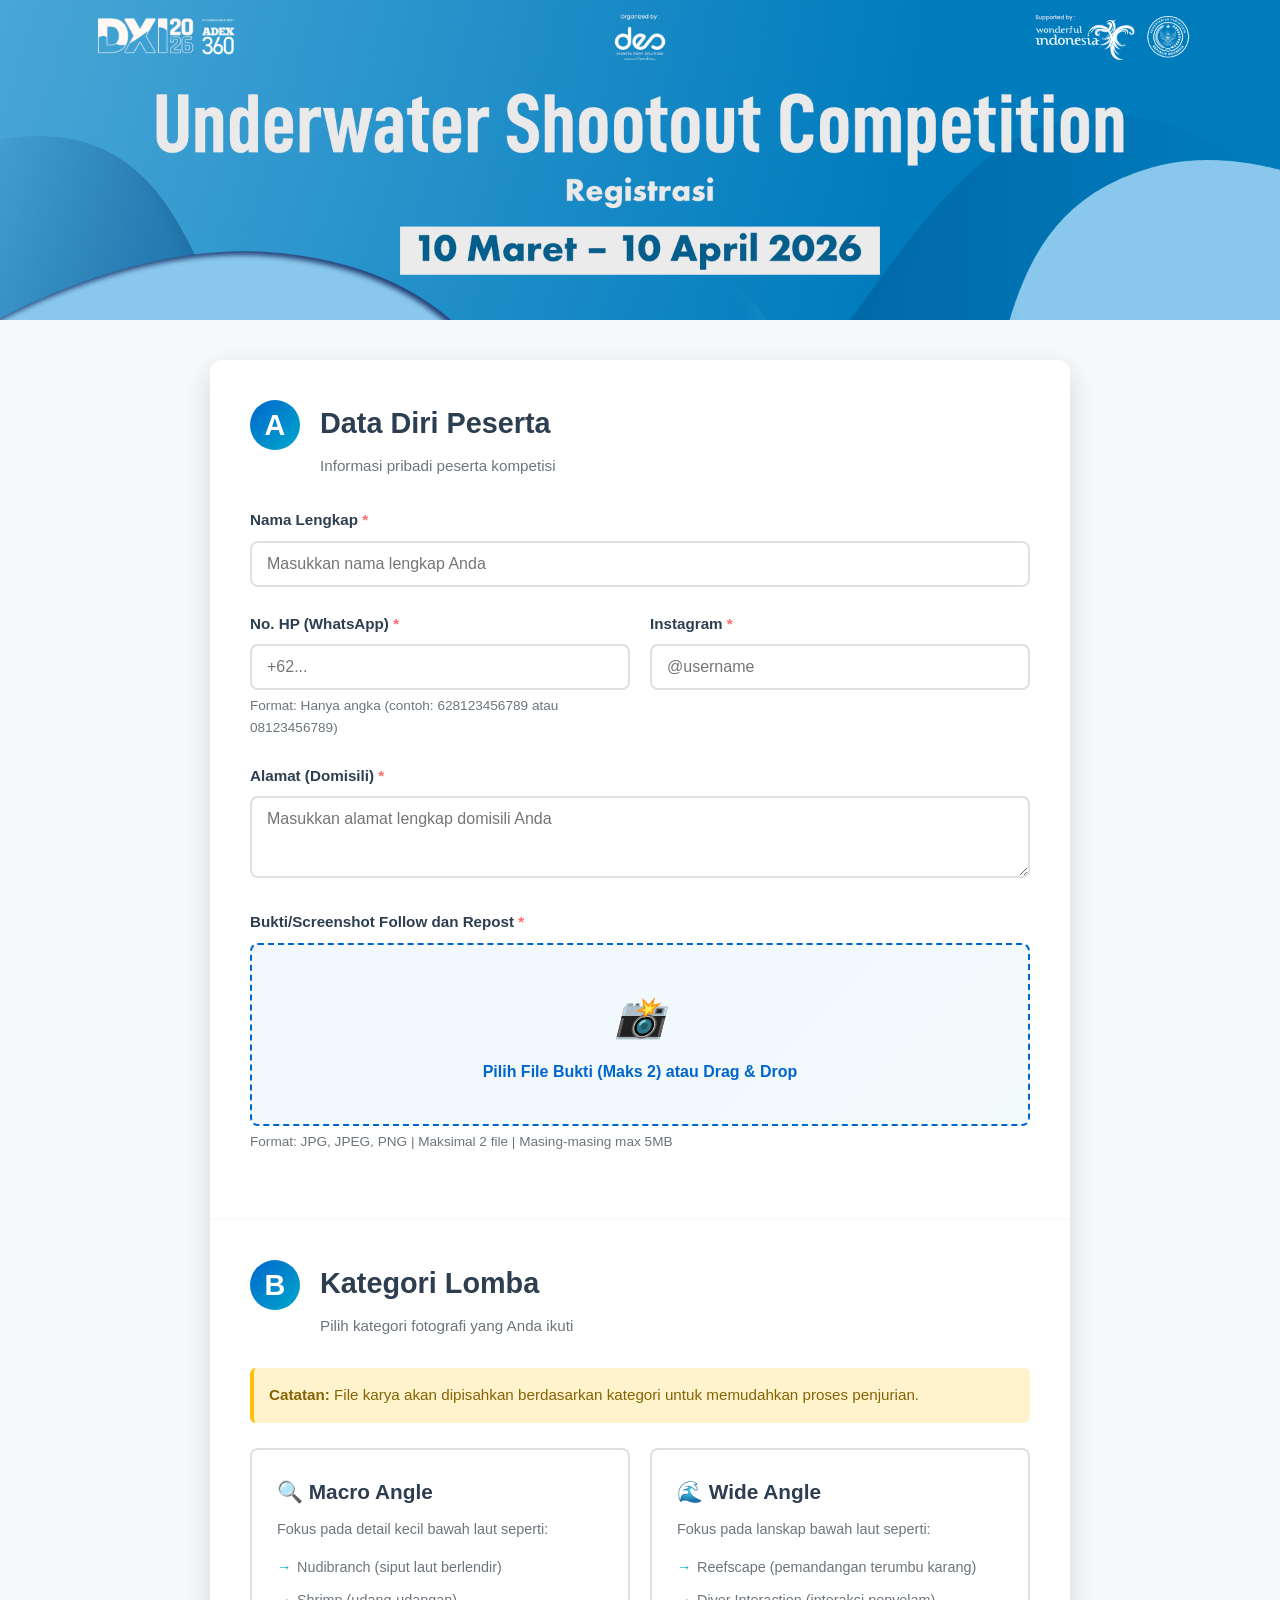
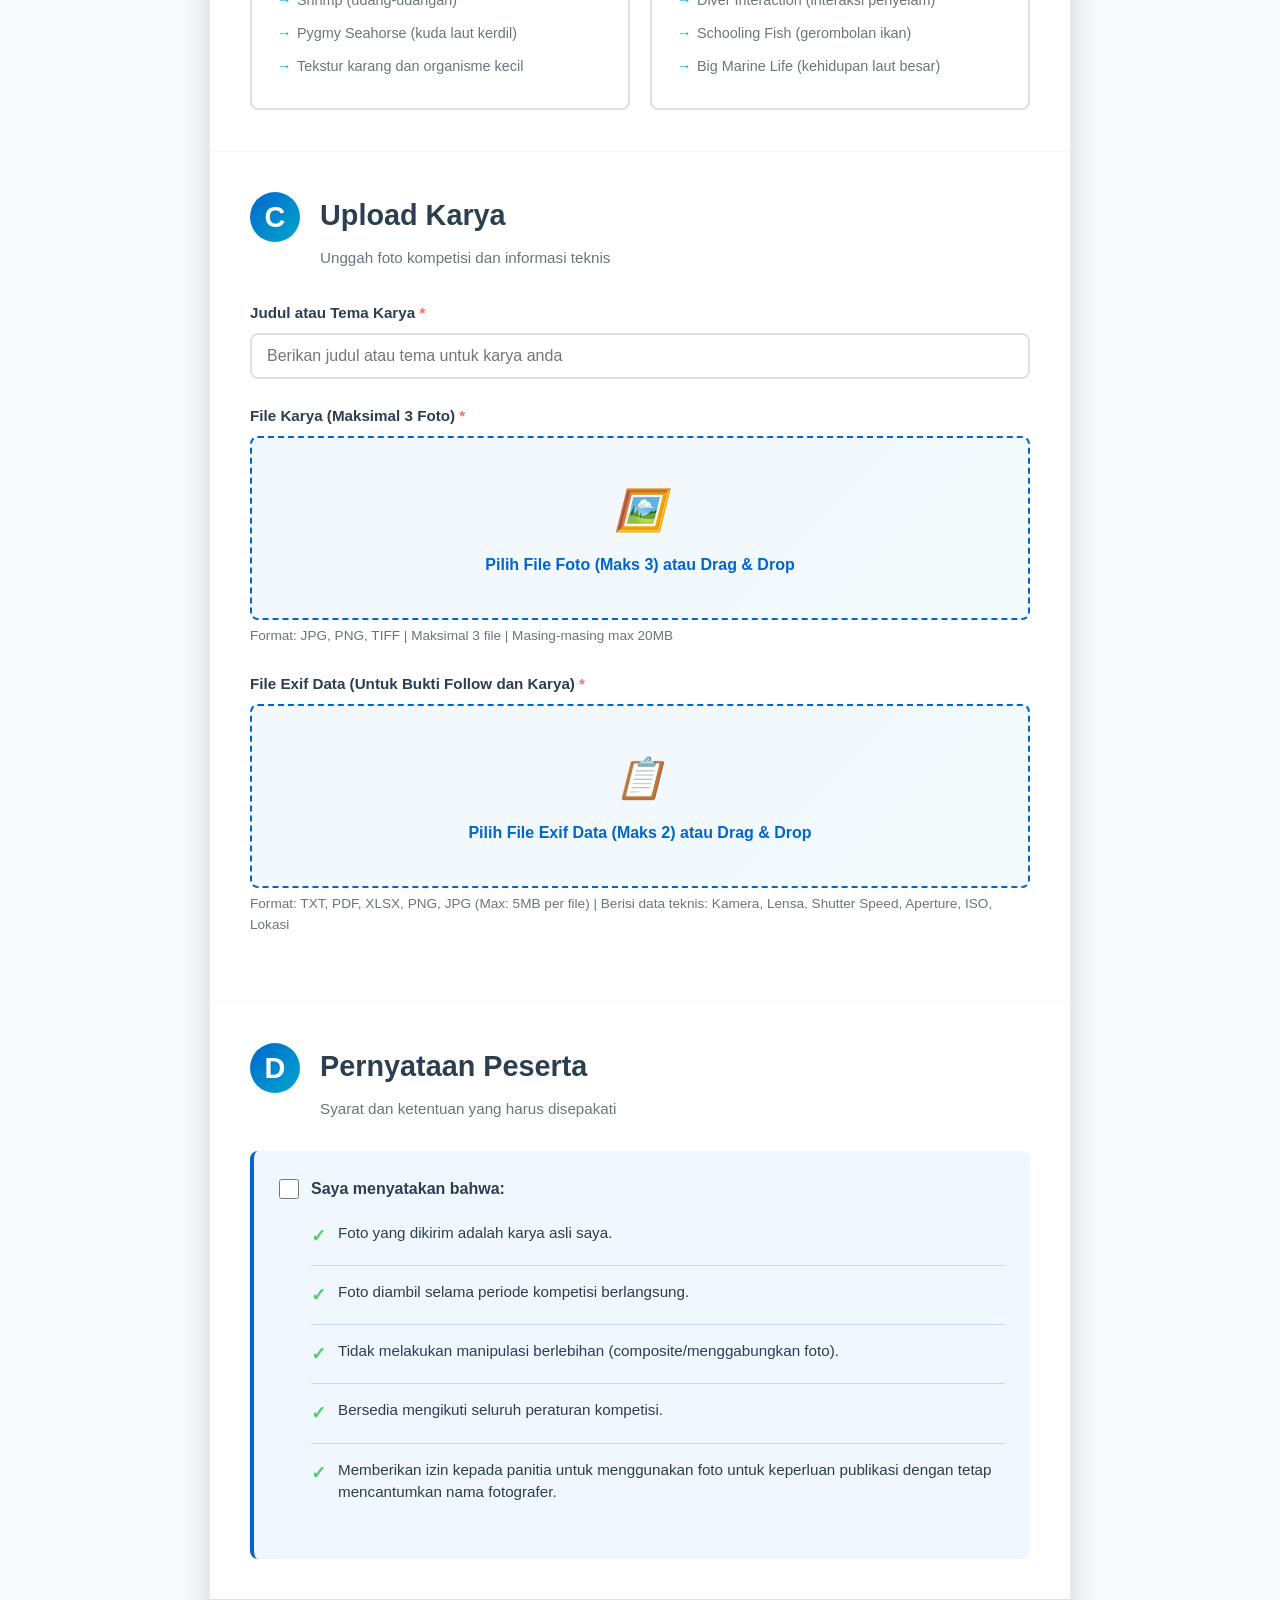
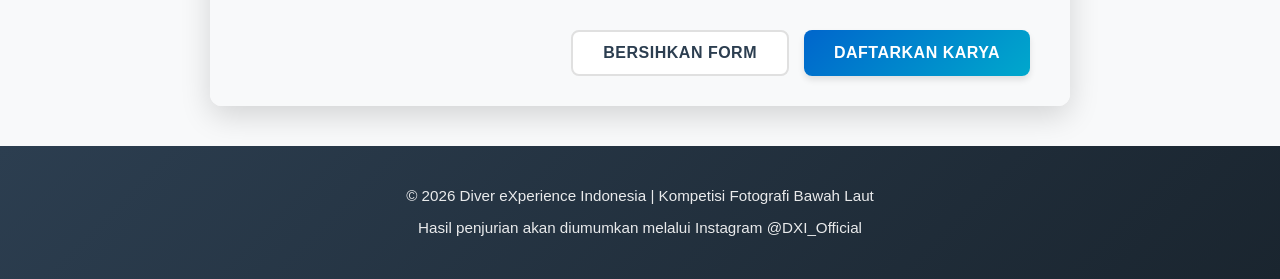
<file: index.html>
<!DOCTYPE html>
<html lang="id">
<head>
    <meta charset="UTF-8">
    <meta name="viewport" content="width=device-width, initial-scale=1.0">
    <title>Kompetisi Fotografi Bawah Laut - Diver eXperience Indonesia</title>
    <link rel="stylesheet" href="assets/css/style.css">
</head>
<body>
    <!-- BANNER HEADER -->
    <!-- BANNER HEADER -->
    <header class="banner-header"></header>

    <!-- MAIN CONTAINER -->
    <main class="container">
        <form class="competition-form" id="competitionForm" enctype="multipart/form-data">
            
            <!-- SECTION A: DATA DIRI PESERTA -->
            <section class="form-section">
                <div class="section-header">
                    <div class="section-number">A</div>
                    <div>
                        <h2>Data Diri Peserta</h2>
                        <p>Informasi pribadi peserta kompetisi</p>
                    </div>
                </div>

                <div class="form-group">
                    <label for="fullName" class="required">Nama Lengkap</label>
                    <input type="text" id="fullName" name="fullName" placeholder="Masukkan nama lengkap Anda" required>
                </div>

                <div class="form-row">
                    <div class="form-group">
                        <label for="phoneNumber" class="required">No. HP (WhatsApp)</label>
                        <input type="text" id="phoneNumber" name="phoneNumber" inputmode="numeric" pattern="[0-9]*" placeholder="+62..." required>
                        <small>Format: Hanya angka (contoh: 628123456789 atau 08123456789)</small>
                    </div>

                    <div class="form-group">
                        <label for="instagram" class="required">Instagram</label>
                        <input type="text" id="instagram" name="instagram" placeholder="@username" required>
                    </div>
                </div>

                <div class="form-group">
                    <label for="address" class="required">Alamat (Domisili)</label>
                    <textarea id="address" name="address" placeholder="Masukkan alamat lengkap domisili Anda" rows="3" required></textarea>
                </div>

                <div class="form-group">
                    <label for="proofFile" class="required">Bukti/Screenshot Follow dan Repost</label>
                    <div class="file-input-wrapper">
                        <input type="file" id="proofFile" name="proofFile[]" accept="image/jpeg,image/png" multiple required>
                        <span class="file-input-label">
                            <i class="icon">📸</i>
                            <span>Pilih File Bukti (Maks 2) atau Drag & Drop</span>
                        </span>
                    </div>
                    <small>Format: JPG, JPEG, PNG | Maksimal 2 file | Masing-masing max 5MB</small>
                    
                    <!-- File List Display -->
                    <div id="proofFileList" class="file-list" style="display: none;">
                        <div class="file-list-header">
                            <h4>📋 File Bukti yang Sudah Dipilih</h4>
                        </div>
                        <div id="proofFileItems" class="file-list-items"></div>
                    </div>
                </div>
            </section>

            <!-- SECTION B: KATEGORI LOMBA -->
            <section class="form-section">
                <div class="section-header">
                    <div class="section-number">B</div>
                    <div>
                        <h2>Kategori Lomba</h2>
                        <p>Pilih kategori fotografi yang Anda ikuti</p>
                    </div>
                </div>

                <div class="category-note">
                    <strong>Catatan:</strong> File karya akan dipisahkan berdasarkan kategori untuk memudahkan proses penjurian.
                </div>

                <div class="category-container">
                    <div class="category-card" data-category="macro">
                        <input type="radio" id="macroAngle" name="category" value="macro" required>
                        <label for="macroAngle" class="category-label">
                            <div class="category-header">
                                <h3>🔍 Macro Angle</h3>
                            </div>
                            <div class="category-description">
                                <p>Fokus pada detail kecil bawah laut seperti:</p>
                                <ul>
                                    <li>Nudibranch (siput laut berlendir)</li>
                                    <li>Shrimp (udang-udangan)</li>
                                    <li>Pygmy Seahorse (kuda laut kerdil)</li>
                                    <li>Tekstur karang dan organisme kecil</li>
                                </ul>
                            </div>
                        </label>
                    </div>

                    <div class="category-card" data-category="wide">
                        <input type="radio" id="wideAngle" name="category" value="wide" required>
                        <label for="wideAngle" class="category-label">
                            <div class="category-header">
                                <h3>🌊 Wide Angle</h3>
                            </div>
                            <div class="category-description">
                                <p>Fokus pada lanskap bawah laut seperti:</p>
                                <ul>
                                    <li>Reefscape (pemandangan terumbu karang)</li>
                                    <li>Diver Interaction (interaksi penyelam)</li>
                                    <li>Schooling Fish (gerombolan ikan)</li>
                                    <li>Big Marine Life (kehidupan laut besar)</li>
                                </ul>
                            </div>
                        </label>
                    </div>
                </div>
            </section>

            <!-- SECTION C: UPLOAD KARYA -->
            <section class="form-section">
                <div class="section-header">
                    <div class="section-number">C</div>
                    <div>
                        <h2>Upload Karya</h2>
                        <p>Unggah foto kompetisi dan informasi teknis</p>
                    </div>
                </div>

                <div class="form-group">
                    <label for="photoTitle" class="required">Judul atau Tema Karya</label>
                    <input type="text" id="photoTitle" name="photoTitle" placeholder="Berikan judul atau tema untuk karya anda" required>
                </div>

                <div class="form-group">
                    <label for="photoFile" class="required">File Karya (Maksimal 3 Foto)</label>
                    <div class="file-input-wrapper">
                        <input type="file" id="photoFile" name="photoFile[]" accept="image/jpeg,image/png,image/tiff" multiple required>
                        <span class="file-input-label">
                            <i class="icon">🖼️</i>
                            <span>Pilih File Foto (Maks 3) atau Drag & Drop</span>
                        </span>
                    </div>
                    <small>Format: JPG, PNG, TIFF | Maksimal 3 file | Masing-masing max 20MB</small>
                    
                    <!-- File List Display -->
                    <div id="photoFileList" class="file-list" style="display: none;">
                        <div class="file-list-header">
                            <h4>📋 File yang Sudah Dipilih</h4>
                        </div>
                        <div id="photoFileItems" class="file-list-items"></div>
                    </div>
                </div>

                <div class="form-group">
                    <label for="exifFile" class="required">File Exif Data (Untuk Bukti Follow dan Karya)</label>
                    <div class="file-input-wrapper">
                        <input type="file" id="exifFile" name="exifFile[]" accept=".txt,.pdf,.xlsx,.xls,.png,.jpg,.jpeg" multiple required>
                        <span class="file-input-label">
                            <i class="icon">📋</i>
                            <span>Pilih File Exif Data (Maks 2) atau Drag & Drop</span>
                        </span>
                    </div>
                    <small>Format: TXT, PDF, XLSX, PNG, JPG (Max: 5MB per file) | Berisi data teknis: Kamera, Lensa, Shutter Speed, Aperture, ISO, Lokasi</small>
                    
                    <!-- File List Display -->
                    <div id="exifFileList" class="file-list" style="display: none;">
                        <div class="file-list-header">
                            <h4>📋 File Exif yang Sudah Dipilih</h4>
                        </div>
                        <div id="exifFileItems" class="file-list-items"></div>
                    </div>
                </div>
            </section>

            <!-- SECTION D: PERNYATAAN PESERTA -->
            <section class="form-section">
                <div class="section-header">
                    <div class="section-number">D</div>
                    <div>
                        <h2>Pernyataan Peserta</h2>
                        <p>Syarat dan ketentuan yang harus disepakati</p>
                    </div>
                </div>

                <div class="agreement-box">
                    <div class="checkbox-container">
                        <input type="checkbox" id="agreement" name="agreement" required>
                        <label for="agreement" class="agreement-label">Saya menyatakan bahwa:</label>
                    </div>

                    <div class="agreement-items">
                        <div class="agreement-item">
                            <span class="check-mark">✓</span>
                            <p>Foto yang dikirim adalah karya asli saya.</p>
                        </div>
                        <div class="agreement-item">
                            <span class="check-mark">✓</span>
                            <p>Foto diambil selama periode kompetisi berlangsung.</p>
                        </div>
                        <div class="agreement-item">
                            <span class="check-mark">✓</span>
                            <p>Tidak melakukan manipulasi berlebihan (composite/menggabungkan foto).</p>
                        </div>
                        <div class="agreement-item">
                            <span class="check-mark">✓</span>
                            <p>Bersedia mengikuti seluruh peraturan kompetisi.</p>
                        </div>
                        <div class="agreement-item">
                            <span class="check-mark">✓</span>
                            <p>Memberikan izin kepada panitia untuk menggunakan foto untuk keperluan publikasi dengan tetap mencantumkan nama fotografer.</p>
                        </div>
                    </div>
                </div>
            </section>

            <!-- FORM ACTIONS -->
            <div class="form-actions">
                <button type="reset" class="btn btn-secondary">Bersihkan Form</button>
                <button type="submit" class="btn btn-primary">Daftarkan Karya</button>
            </div>
        </form>
    </main>

    <!-- FOOTER -->
    <footer class="footer">
        <div class="footer-content">
            <p>&copy; 2026 Diver eXperience Indonesia | Kompetisi Fotografi Bawah Laut</p>
            <p>Hasil penjurian akan diumumkan melalui Instagram @DXI_Official</p>
        </div>
    </footer>

    <!-- SCRIPTS -->
    <script src="assets/js/script.js"></script>
</body>
</html>
</file>
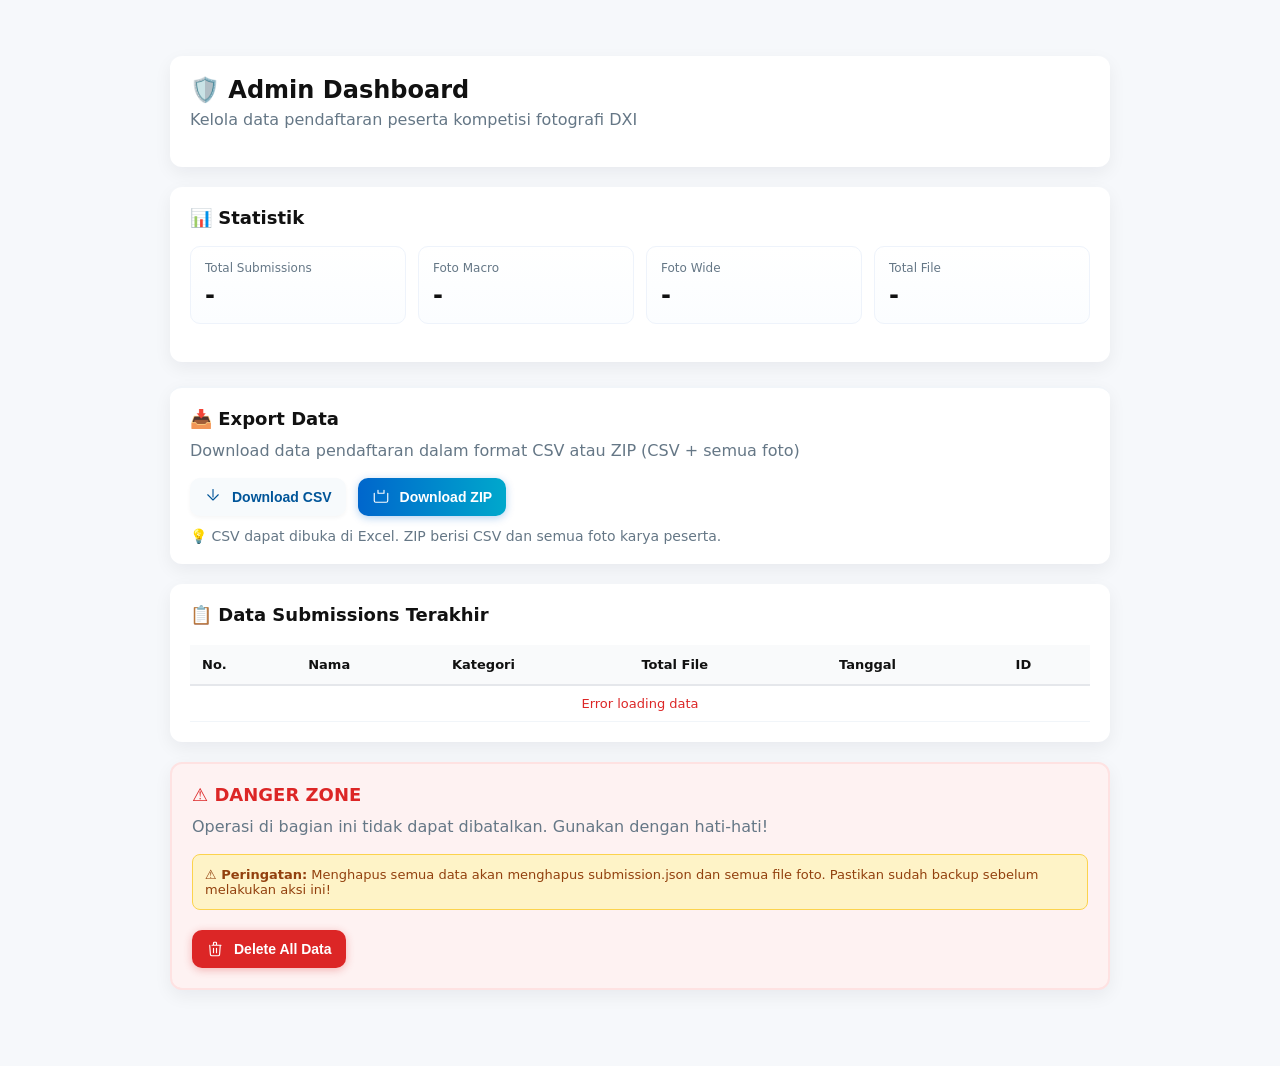
<file: admin/admin.html>
<!doctype html>
<html lang="id">

<head>
    <meta charset="utf-8">
    <meta name="viewport" content="width=device-width,initial-scale=1">
    <title>Admin Dashboard - DXI</title>
    <style>
        :root {
            --bg: #f6f8fb;
            --card: #fff;
            --primary: #0066cc;
            --accent: #00a8cc;
            --danger: #dc2626;
            --muted: #657786
        }

        * {
            box-sizing: border-box
        }

        body {
            font-family: Inter, system-ui, -apple-system, Segoe UI, Roboto, Arial;
            margin: 0;
            background: var(--bg);
            color: #111
        }

        .wrap {
            max-width: 980px;
            margin: 36px auto;
            padding: 20px
        }

        .card {
            background: var(--card);
            padding: 20px;
            border-radius: 12px;
            box-shadow: 0 6px 18px rgba(16, 24, 40, 0.06);
            margin-bottom: 20px
        }

        h1 {
            margin: 0 0 6px;
            font-size: 24px;
            font-weight: 700
        }

        h2 {
            margin: 0 0 12px;
            font-size: 18px;
            font-weight: 600
        }

        p.lead {
            margin: 0;
            color: var(--muted);
            margin-bottom: 18px
        }

        .stats {
            display: flex;
            gap: 12px;
            margin: 18px 0;
            flex-wrap: wrap
        }

        .stat {
            flex: 1;
            min-width: 150px;
            background: linear-gradient(180deg, #fff, #fbfdff);
            padding: 14px;
            border-radius: 10px;
            border: 1px solid #eef3fb
        }

        .stat .label {
            color: var(--muted);
            font-size: 12px;
            margin-bottom: 6px
        }

        .stat .value {
            font-size: 24px;
            font-weight: 700;
            margin: 0
        }

        .actions {
            display: flex;
            gap: 12px;
            align-items: center;
            margin-top: 18px;
            flex-wrap: wrap
        }

        .btn {
            display: inline-flex;
            align-items: center;
            gap: 10px;
            padding: 10px 14px;
            border-radius: 10px;
            border: 0;
            cursor: pointer;
            font-weight: 600;
            font-size: 14px;
            transition: all 0.2s
        }

        .btn:hover {
            opacity: 0.9;
            transform: translateY(-1px)
        }

        .btn--csv {
            background: #f7fafc;
            color: #059;
            box-shadow: 0 2px 4px rgba(0, 0, 0, 0.04)
        }

        .btn--csv:hover {
            box-shadow: 0 4px 8px rgba(0, 0, 0, 0.08)
        }

        .btn--zip {
            background: linear-gradient(90deg, var(--primary), var(--accent));
            color: #fff;
            box-shadow: 0 2px 8px rgba(0, 102, 204, 0.3)
        }

        .btn--danger {
            background: var(--danger);
            color: #fff;
            box-shadow: 0 2px 8px rgba(220, 38, 38, 0.3)
        }

        .btn--danger:hover {
            background: #991b1b
        }

        .btn:disabled {
            opacity: 0.5;
            cursor: not-allowed
        }

        .btn svg {
            width: 18px;
            height: 18px
        }

        .note {
            margin-top: 12px;
            color: var(--muted);
            font-size: 14px
        }

        .warning {
            margin-top: 12px;
            background: #fef3c7;
            border: 1px solid #fcd34d;
            padding: 12px;
            border-radius: 8px;
            color: #92400e;
            font-size: 13px
        }

        .preview {
            margin-top: 20px
        }

        table {
            width: 100%;
            border-collapse: collapse;
            font-size: 13px
        }

        th {
            background: #f9fafb;
            padding: 12px;
            text-align: left;
            font-weight: 600;
            border-bottom: 2px solid #e5e7eb
        }

        td {
            padding: 10px 12px;
            border-bottom: 1px solid #f1f5f9
        }

        tr:hover {
            background: #fafbfc
        }

        /* Modal Styles */
        .modal {
            display: none;
            position: fixed;
            top: 0;
            left: 0;
            width: 100%;
            height: 100%;
            background: rgba(0, 0, 0, 0.5);
            z-index: 1000;
            justify-content: center;
            align-items: center
        }

        .modal.active {
            display: flex
        }

        .modal-content {
            background: var(--card);
            padding: 24px;
            border-radius: 12px;
            width: 90%;
            max-width: 400px;
            box-shadow: 0 20px 25px rgba(0, 0, 0, 0.15)
        }

        .modal-content h3 {
            margin: 0 0 12px;
            font-size: 18px
        }

        .modal-content p {
            margin: 0 0 16px;
            color: var(--muted);
            font-size: 14px
        }

        .modal-actions {
            display: flex;
            gap: 10px;
            justify-content: flex-end
        }

        .modal-actions button {
            padding: 8px 16px;
            border-radius: 8px;
            border: 1px solid #d1d5db;
            cursor: pointer;
            font-weight: 600;
            transition: all 0.2s
        }

        .modal-actions .btn-cancel {
            background: #f3f4f6;
            color: #111
        }

        .modal-actions .btn-confirm {
            background: var(--danger);
            color: #fff;
            border-color: var(--danger)
        }

        .modal-actions .btn-confirm:hover {
            background: #991b1b
        }

        /* Password Input */
        .form-group {
            margin-bottom: 16px
        }

        .form-group label {
            display: block;
            margin-bottom: 6px;
            font-weight: 600;
            font-size: 14px
        }

        .form-group input {
            width: 100%;
            padding: 8px 12px;
            border: 1px solid #d1d5db;
            border-radius: 6px;
            font-size: 14px
        }

        .form-group input:focus {
            outline: none;
            border-color: var(--primary);
            box-shadow: 0 0 0 3px rgba(0, 102, 204, 0.1)
        }

        .error-msg {
            color: var(--danger);
            font-size: 13px;
            margin-top: 4px;
            display: none
        }

        .success-msg {
            color: #059;
            font-size: 13px;
            margin-top: 4px;
            display: none
        }

        .section-title {
            margin-top: 24px;
            padding-top: 20px;
            border-top: 2px solid #f1f5f9
        }

        .section-title:first-child {
            margin-top: 0;
            padding-top: 0;
            border-top: none
        }

        /* ============================================
           MOBILE RESPONSIVE
           ============================================ */
        @media (max-width: 768px) {
            .wrap {
                margin: 16px auto;
                padding: 12px
            }

            .card {
                padding: 16px;
                border-radius: 10px
            }

            h1 {
                font-size: 20px
            }

            h2 {
                font-size: 16px
            }

            p.lead {
                font-size: 13px;
                margin-bottom: 12px
            }

            .stats {
                flex-direction: column;
                gap: 8px
            }

            .stat {
                min-width: unset;
                padding: 12px
            }

            .stat .value {
                font-size: 20px
            }

            .actions {
                flex-direction: column;
                gap: 10px
            }

            .btn {
                width: 100%;
                justify-content: center;
                padding: 12px 14px;
                font-size: 13px
            }

            .preview {
                overflow-x: auto;
                -webkit-overflow-scrolling: touch
            }

            table {
                min-width: 600px
            }

            th,
            td {
                padding: 8px 10px;
                font-size: 12px
            }

            .modal-content {
                width: 95%;
                max-width: 360px;
                padding: 20px
            }

            .modal-content h3 {
                font-size: 16px
            }

            .modal-actions {
                flex-direction: column;
                gap: 8px
            }

            .modal-actions button {
                width: 100%;
                text-align: center
            }

            .warning {
                font-size: 12px;
                padding: 10px
            }

            .note {
                font-size: 12px
            }
        }

        @media (max-width: 480px) {
            .wrap {
                margin: 8px;
                padding: 8px
            }

            .card {
                padding: 14px;
                border-radius: 8px
            }

            h1 {
                font-size: 18px
            }

            .stat .label {
                font-size: 11px
            }

            .stat .value {
                font-size: 18px
            }

            .btn {
                font-size: 12px;
                padding: 10px 12px
            }

            .btn svg {
                width: 16px;
                height: 16px
            }
        }
    </style>
</head>

<body>
    <div class="wrap">
        <!-- Header -->
        <div class="card">
            <h1>🛡️ Admin Dashboard</h1>
            <p class="lead">Kelola data pendaftaran peserta kompetisi fotografi DXI</p>
        </div>

        <!-- Stats -->
        <div class="card">
            <h2>📊 Statistik</h2>
            <div class="stats">
                <div class="stat">
                    <div class="label">Total Submissions</div>
                    <div class="value" id="totalSubs">-</div>
                </div>
                <div class="stat">
                    <div class="label">Foto Macro</div>
                    <div class="value" id="macroCount">-</div>
                </div>
                <div class="stat">
                    <div class="label">Foto Wide</div>
                    <div class="value" id="wideCount">-</div>
                </div>
                <div class="stat">
                    <div class="label">Total File</div>
                    <div class="value" id="totalPhotos">-</div>
                </div>
            </div>
        </div>

        <!-- Export Section -->
        <div class="card section-title">
            <h2>📥 Export Data</h2>
            <p class="lead">Download data pendaftaran dalam format CSV atau ZIP (CSV + semua foto)</p>
            <div class="actions">
                <form method="get" action="export_csv.php" style="margin:0">
                    <button class="btn btn--csv" type="submit" title="Download CSV">
                        <svg viewBox="0 0 24 24" fill="none" xmlns="http://www.w3.org/2000/svg">
                            <path d="M12 2v10" stroke="currentColor" stroke-width="1.5" stroke-linecap="round"
                                stroke-linejoin="round" />
                            <path d="M19 9l-7 7-7-7" stroke="currentColor" stroke-width="1.5" stroke-linecap="round"
                                stroke-linejoin="round" />
                        </svg>
                        Download CSV
                    </button>
                </form>

                <form method="get" action="export_zip.php" style="margin:0">
                    <button class="btn btn--zip" type="submit" title="Download ZIP">
                        <svg viewBox="0 0 24 24" fill="none" xmlns="http://www.w3.org/2000/svg">
                            <path d="M3 7v10a2 2 0 002 2h14a2 2 0 002-2V7" stroke="currentColor" stroke-width="1.5"
                                stroke-linecap="round" stroke-linejoin="round" />
                            <path d="M16 3v4h-8V3" stroke="currentColor" stroke-width="1.5" stroke-linecap="round"
                                stroke-linejoin="round" />
                        </svg>
                        Download ZIP
                    </button>
                </form>
            </div>
            <div class="note">💡 CSV dapat dibuka di Excel. ZIP berisi CSV dan semua foto karya peserta.</div>
        </div>

        <!-- Data List -->
        <div class="card">
            <h2>📋 Data Submissions Terakhir</h2>
            <div class="preview">
                <table id="submissionsTable">
                    <thead>
                        <tr>
                            <th>No.</th>
                            <th>Nama</th>
                            <th>Kategori</th>
                            <th>Total File</th>
                            <th>Tanggal</th>
                            <th>ID</th>
                        </tr>
                    </thead>
                    <tbody id="tableBody">
                        <tr>
                            <td colspan="6" style="text-align:center;color:var(--muted)">Loading...</td>
                        </tr>
                    </tbody>
                </table>
            </div>
        </div>

        <!-- Danger Zone -->
        <div class="card" style="background:#fef2f2;border:2px solid #fee2e2">
            <h2 style="color:var(--danger)">⚠️ DANGER ZONE</h2>
            <p class="lead">Operasi di bagian ini tidak dapat dibatalkan. Gunakan dengan hati-hati!</p>

            <div class="warning">
                <strong>⚠️ Peringatan:</strong> Menghapus semua data akan menghapus submission.json dan semua file foto.
                Pastikan sudah backup sebelum melakukan aksi ini!
            </div>

            <div class="actions" style="margin-top:20px">
                <button class="btn btn--danger" onclick="openDeleteModal()" title="Hapus semua data">
                    <svg viewBox="0 0 24 24" fill="none" xmlns="http://www.w3.org/2000/svg">
                        <path
                            d="M19 7l-.867 12.142A2 2 0 0116.138 21H7.862a2 2 0 01-1.995-1.858L5 7m5 4v6m4-6v6M10 7V4a1 1 0 011-1h2a1 1 0 011 1v3m-6 0h12"
                            stroke="currentColor" stroke-width="1.5" stroke-linecap="round" stroke-linejoin="round" />
                    </svg>
                    Delete All Data
                </button>
            </div>
        </div>
    </div>

    <!-- Delete Confirmation Modal -->
    <div class="modal" id="deleteModal">
        <div class="modal-content">
            <h3>🗑️ Hapus Semua Data?</h3>
            <p>Aksi ini akan menghapus:</p>
            <ul style="margin:0;padding-left:20px;font-size:13px;color:var(--muted)">
                <li>File submissions.json</li>
                <li>Semua file foto (macro, wide)</li>
                <li>Semua file bukti (proof)</li>
                <li>Semua file Exif data</li>
            </ul>
            <p style="color:var(--danger);font-weight:600;margin-top:12px">⚠️ Tidak bisa dibatalkan!</p>

            <div class="form-group">
                <label>Masukkan password admin untuk confirm:</label>
                <input type="password" id="deletePassword" placeholder="Password admin" autocomplete="off">
                <div class="error-msg" id="errorMsg"></div>
            </div>

            <div class="modal-actions">
                <button class="btn-cancel" onclick="closeDeleteModal()">Batal</button>
                <button class="btn-confirm" onclick="confirmDelete()">Hapus Semua Data</button>
            </div>
        </div>
    </div>

    <script>
        // Load data on page load
        document.addEventListener('DOMContentLoaded', loadData);

        async function loadData() {
            try {
                const response = await fetch('get_stats.php');
                const data = await response.json();

                if (data.success) {
                    document.getElementById('totalSubs').innerText = data.total_submissions || 0;
                    document.getElementById('macroCount').innerText = data.macro_count || 0;
                    document.getElementById('wideCount').innerText = data.wide_count || 0;
                    document.getElementById('totalPhotos').innerText = data.total_photos || 0;

                    // Load submissions table
                    loadSubmissionsTable(data.submissions || []);
                }
            } catch (err) {
                console.error('Load data error:', err);
                document.getElementById('tableBody').innerHTML = '<tr><td colspan="6" style="text-align:center;color:var(--danger)">Error loading data</td></tr>';
            }
        }

        function loadSubmissionsTable(submissions) {
            const tbody = document.getElementById('tableBody');

            if (!submissions || submissions.length === 0) {
                tbody.innerHTML = '<tr><td colspan="6" style="text-align:center;color:var(--muted)">Belum ada submissions</td></tr>';
                return;
            }

            tbody.innerHTML = submissions.map((sub, idx) => `
                <tr>
                    <td>${idx + 1}</td>
                    <td>${escapeHtml(sub.fullName)}</td>
                    <td><strong>${sub.category === 'macro' ? '🐚 Macro' : '🪸 Wide'}</strong></td>
                    <td>${sub.fileCount || 0}</td>
                    <td style="font-size:12px;color:var(--muted)">${formatDate(sub.timestamp)}</td>
                    <td style="font-size:11px;color:var(--muted);font-family:monospace">${sub.id}</td>
                </tr>
            `).join('');
        }

        function openDeleteModal() {
            document.getElementById('deleteModal').classList.add('active');
            document.getElementById('deletePassword').focus();
        }

        function closeDeleteModal() {
            document.getElementById('deleteModal').classList.remove('active');
            document.getElementById('deletePassword').value = '';
            document.getElementById('errorMsg').style.display = 'none';
        }

        async function confirmDelete() {
            const password = document.getElementById('deletePassword').value;
            const errorMsg = document.getElementById('errorMsg');

            if (!password) {
                errorMsg.innerText = 'Masukkan password!';
                errorMsg.style.display = 'block';
                return;
            }

            try {
                const response = await fetch('delete_all.php', {
                    method: 'POST',
                    headers: { 'Content-Type': 'application/x-www-form-urlencoded' },
                    body: 'password=' + encodeURIComponent(password)
                });

                const result = await response.json();

                if (result.success) {
                    alert('✅ Semua data berhasil dihapus!');
                    closeDeleteModal();
                    loadData(); // Reload statistics
                } else {
                    errorMsg.innerText = result.message || 'Gagal menghapus data';
                    errorMsg.style.display = 'block';
                }
            } catch (err) {
                console.error('Delete error:', err);
                errorMsg.innerText = 'Terjadi kesalahan saat menghapus';
                errorMsg.style.display = 'block';
            }
        }

        // Keyboard handler for modal
        document.getElementById('deletePassword').addEventListener('keypress', (e) => {
            if (e.key === 'Enter') confirmDelete();
        });

        function escapeHtml(text) {
            const div = document.createElement('div');
            div.innerText = text;
            return div.innerHTML;
        }

        function formatDate(dateStr) {
            if (!dateStr) return '-';
            return new Date(dateStr).toLocaleDateString('id-ID', {
                day: '2-digit',
                month: '2-digit',
                year: 'numeric',
                hour: '2-digit',
                minute: '2-digit'
            });
        }
    </script>
</body>

</html>
</file>
<file: assets/css/style.css>
/* ============================================
   RESET & VARIABLES
   ============================================ */
* {
    margin: 0;
    padding: 0;
    box-sizing: border-box;
}

:root {
    --primary-color: #0066cc;
    --secondary-color: #00a8cc;
    --accent-color: #ff6b6b;
    --success-color: #51cf66;
    --dark-color: #2c3e50;
    --light-color: #f8f9fa;
    --gray-color: #6c757d;
    --border-color: #e0e0e0;
    --shadow: 0 4px 6px rgba(0, 0, 0, 0.1);
    --shadow-lg: 0 10px 30px rgba(0, 0, 0, 0.15);
    --transition: all 0.3s ease;
}

html {
    scroll-behavior: smooth;
}

body {
    font-family: 'Segoe UI', Tahoma, Geneva, Verdana, sans-serif;
    background-color: var(--light-color);
    color: var(--dark-color);
    line-height: 1.6;
}

/* ============================================
   BANNER HEADER
   ============================================ */
.banner-header {
    position: relative;
    width: 100%;
    aspect-ratio: 4 / 1;
    background-image: url('../img/banner_baru.png');
    background-size: cover;
    background-position: center;
    background-repeat: no-repeat;
}

@keyframes gradientShift {
    0% {
        background-position: 0% 50%;
    }

    50% {
        background-position: 100% 50%;
    }

    100% {
        background-position: 0% 50%;
    }
}

.banner-overlay {
    position: absolute;
    top: 0;
    left: 0;
    width: 100%;
    height: 100%;
    background: rgba(0, 0, 0, 0.4);
    z-index: 1;
}

.banner-content {
    position: relative;
    z-index: 2;
    text-align: center;
    color: white;
    animation: fadeInDown 0.8s ease;
}

@keyframes fadeInDown {
    from {
        opacity: 0;
        transform: translateY(-30px);
    }

    to {
        opacity: 1;
        transform: translateY(0);
    }
}

.banner-title h1 {
    font-size: 3.5rem;
    font-weight: 700;
    margin-bottom: 10px;
    text-shadow: 2px 2px 8px rgba(0, 0, 0, 0.3);
}

.banner-title p {
    font-size: 1.5rem;
    font-weight: 300;
    margin-bottom: 30px;
    opacity: 0.95;
}

.banner-subtitle p {
    font-size: 1.1rem;
    opacity: 0.9;
    font-style: italic;
}

/* ============================================
   CONTAINER & LAYOUT
   ============================================ */
.container {
    max-width: 900px;
    margin: 0 auto;
    padding: 40px 20px;
}

/* ============================================
   FORM STYLING
   ============================================ */
.competition-form {
    background: white;
    border-radius: 12px;
    box-shadow: var(--shadow-lg);
    overflow: hidden;
}

.form-section {
    padding: 40px;
    border-bottom: 2px solid var(--light-color);
    animation: fadeInUp 0.6s ease;
}

@keyframes fadeInUp {
    from {
        opacity: 0;
        transform: translateY(20px);
    }

    to {
        opacity: 1;
        transform: translateY(0);
    }
}

.form-section:last-of-type {
    border-bottom: none;
}

.section-header {
    display: flex;
    align-items: flex-start;
    margin-bottom: 30px;
    gap: 20px;
}

.section-number {
    display: flex;
    align-items: center;
    justify-content: center;
    width: 50px;
    height: 50px;
    background: linear-gradient(135deg, var(--primary-color), var(--secondary-color));
    color: white;
    font-size: 1.8rem;
    font-weight: 700;
    border-radius: 50%;
    flex-shrink: 0;
}

.section-header h2 {
    font-size: 1.8rem;
    color: var(--dark-color);
    margin-bottom: 8px;
}

.section-header p {
    color: var(--gray-color);
    font-size: 0.95rem;
}

/* ============================================
   FORM GROUPS
   ============================================ */
.form-group {
    margin-bottom: 25px;
}

.form-group label {
    display: block;
    margin-bottom: 8px;
    font-weight: 600;
    color: var(--dark-color);
    font-size: 0.95rem;
}

.required::after {
    content: " *";
    color: var(--accent-color);
}

.form-group input[type="text"],
.form-group input[type="tel"],
.form-group input[type="email"],
.form-group textarea {
    width: 100%;
    padding: 12px 15px;
    border: 2px solid var(--border-color);
    border-radius: 8px;
    font-size: 1rem;
    font-family: inherit;
    transition: var(--transition);
}

.form-group input:focus,
.form-group textarea:focus {
    outline: none;
    border-color: var(--primary-color);
    box-shadow: 0 0 0 3px rgba(0, 102, 204, 0.1);
}

.form-group small {
    display: block;
    margin-top: 5px;
    color: var(--gray-color);
    font-size: 0.85rem;
}

.form-row {
    display: grid;
    grid-template-columns: 1fr 1fr;
    gap: 20px;
}

/* ============================================
   FILE INPUT STYLING
   ============================================ */
.file-input-wrapper {
    position: relative;
    overflow: hidden;
}

.file-input-wrapper input[type="file"] {
    display: none;
}

.file-input-label {
    display: flex;
    flex-direction: column;
    align-items: center;
    justify-content: center;
    padding: 40px;
    border: 2px dashed var(--primary-color);
    border-radius: 8px;
    background: linear-gradient(135deg, rgba(0, 102, 204, 0.05) 0%, rgba(0, 168, 204, 0.05) 100%);
    cursor: pointer;
    transition: var(--transition);
}

.file-input-label:hover {
    border-color: var(--secondary-color);
    background: linear-gradient(135deg, rgba(0, 102, 204, 0.1) 0%, rgba(0, 168, 204, 0.1) 100%);
}

.file-input-label .icon {
    font-size: 2.5rem;
    margin-bottom: 10px;
}

.file-input-label span {
    color: var(--primary-color);
    font-weight: 600;
    text-align: center;
}

/* ============================================
   FILE LIST DISPLAY
   ============================================ */
.file-list {
    background: #f0f7ff;
    border: 1px solid #bee5eb;
    border-radius: 8px;
    padding: 15px;
    margin-top: 15px;
    animation: slideIn 0.3s ease;
}

.file-list-header {
    margin-bottom: 12px;
}

.file-list-header h4 {
    margin: 0;
    color: var(--primary-color);
    font-size: 0.95rem;
    font-weight: 600;
}

.file-list-items {
    display: flex;
    flex-direction: column;
    gap: 8px;
}

.file-list-item {
    display: flex;
    align-items: center;
    justify-content: space-between;
    background: white;
    border: 1px solid #e0e0e0;
    border-radius: 6px;
    padding: 10px 12px;
    font-size: 0.9rem;
    transition: var(--transition);
}

.file-list-item:hover {
    border-color: var(--secondary-color);
    background: #f9f9f9;
}

.file-item-info {
    display: flex;
    align-items: center;
    gap: 10px;
    flex: 1;
}

.file-item-icon {
    font-size: 1.2rem;
}

.file-item-details {
    display: flex;
    flex-direction: column;
    gap: 2px;
}

.file-item-name {
    font-weight: 600;
    color: var(--dark-color);
    word-break: break-word;
    max-width: 300px;
}

.file-item-size {
    font-size: 0.85rem;
    color: var(--gray-color);
}

.file-item-remove {
    background: none;
    border: none;
    color: #dc3545;
    cursor: pointer;
    padding: 5px 10px;
    font-size: 1.1rem;
    transition: var(--transition);
}

.file-item-remove:hover {
    background: rgba(220, 53, 69, 0.1);
    border-radius: 4px;
}

/* ============================================
   CATEGORY SELECTION
   ============================================ */
.category-note {
    background: #fff3cd;
    border-left: 4px solid #ffc107;
    padding: 15px;
    border-radius: 6px;
    margin-bottom: 25px;
    font-size: 0.95rem;
    color: #856404;
}

.category-container {
    display: grid;
    grid-template-columns: 1fr 1fr;
    gap: 20px;
    margin-bottom: 0;
}

.category-card {
    position: relative;
}

.category-card input[type="radio"] {
    display: none;
}

.category-card input[type="radio"]:checked+.category-label {
    border-color: var(--primary-color);
    background: linear-gradient(135deg, rgba(0, 102, 204, 0.05) 0%, rgba(0, 168, 204, 0.05) 100%);
    box-shadow: 0 0 0 3px rgba(0, 102, 204, 0.1);
}

.category-card input[type="radio"]:checked+.category-label::before {
    opacity: 1;
}

.category-label {
    display: block;
    padding: 25px;
    border: 2px solid var(--border-color);
    border-radius: 8px;
    cursor: pointer;
    transition: var(--transition);
    position: relative;
}

.category-label::before {
    content: "✓";
    position: absolute;
    top: 10px;
    right: 15px;
    width: 24px;
    height: 24px;
    background: var(--success-color);
    color: white;
    border-radius: 50%;
    display: flex;
    align-items: center;
    justify-content: center;
    font-weight: bold;
    opacity: 0;
    transition: var(--transition);
}

.category-label:hover {
    border-color: var(--secondary-color);
    background: rgba(0, 168, 204, 0.03);
}

.category-header h3 {
    font-size: 1.3rem;
    margin-bottom: 10px;
    color: var(--dark-color);
}

.category-description p {
    color: var(--gray-color);
    margin-bottom: 10px;
    font-size: 0.9rem;
}

.category-description ul {
    list-style: none;
    padding-left: 0;
}

.category-description li {
    padding: 5px 0;
    padding-left: 20px;
    position: relative;
    color: var(--gray-color);
    font-size: 0.9rem;
}

.category-description li::before {
    content: "→";
    position: absolute;
    left: 0;
    color: var(--secondary-color);
    font-weight: bold;
}

/* ============================================
   EXIF DATA SECTION
   ============================================ */
.exif-container {
    background: #f8f9fa;
    padding: 20px;
    border-radius: 8px;
    border-left: 4px solid var(--secondary-color);
}

.form-row-small {
    display: grid;
    grid-template-columns: 1fr 1fr;
    gap: 15px;
    margin-bottom: 15px;
}

.form-row-small:last-child {
    margin-bottom: 0;
}

.form-group-small {
    display: flex;
    flex-direction: column;
}

.form-group-small label {
    margin-bottom: 6px;
    font-weight: 600;
    color: var(--dark-color);
    font-size: 0.9rem;
}

.form-group-small input {
    padding: 10px 12px;
    border: 1px solid var(--border-color);
    border-radius: 6px;
    font-size: 0.95rem;
    transition: var(--transition);
}

.form-group-small input:focus {
    outline: none;
    border-color: var(--secondary-color);
    box-shadow: 0 0 0 3px rgba(0, 168, 204, 0.1);
}

/* ============================================
   AGREEMENT SECTION
   ============================================ */
.agreement-box {
    background: #f0f7ff;
    padding: 25px;
    border-radius: 8px;
    border-left: 4px solid var(--primary-color);
}

.checkbox-container {
    display: flex;
    align-items: center;
    gap: 12px;
    margin-bottom: 20px;
}

.checkbox-container input[type="checkbox"] {
    width: 20px;
    height: 20px;
    cursor: pointer;
    accent-color: var(--primary-color);
}

.agreement-label {
    font-weight: 600;
    color: var(--dark-color);
    cursor: pointer;
    user-select: none;
}

.agreement-items {
    margin-left: 32px;
}

.agreement-item {
    display: flex;
    align-items: flex-start;
    gap: 12px;
    margin-bottom: 15px;
    padding-bottom: 15px;
    border-bottom: 1px solid rgba(0, 102, 204, 0.2);
}

.agreement-item:last-child {
    border-bottom: none;
}

.agreement-item .check-mark {
    color: var(--success-color);
    font-weight: bold;
    flex-shrink: 0;
    font-size: 1.1rem;
}

.agreement-item p {
    color: var(--dark-color);
    font-size: 0.95rem;
    line-height: 1.5;
}

/* ============================================
   FORM ACTIONS (BUTTONS)
   ============================================ */
.form-actions {
    padding: 30px 40px;
    background: #f8f9fa;
    display: flex;
    gap: 15px;
    justify-content: flex-end;
    border-top: 1px solid var(--border-color);
}

.btn {
    padding: 12px 30px;
    border: none;
    border-radius: 8px;
    font-size: 1rem;
    font-weight: 600;
    cursor: pointer;
    transition: var(--transition);
    text-transform: uppercase;
    letter-spacing: 0.5px;
}

.btn-primary {
    background: linear-gradient(135deg, var(--primary-color), var(--secondary-color));
    color: white;
    box-shadow: var(--shadow);
}

.btn-primary:hover {
    transform: translateY(-2px);
    box-shadow: var(--shadow-lg);
}

.btn-primary:active {
    transform: translateY(0);
}

.btn-secondary {
    background: white;
    color: var(--dark-color);
    border: 2px solid var(--border-color);
}

.btn-secondary:hover {
    border-color: var(--secondary-color);
    color: var(--secondary-color);
}

/* ============================================
   FOOTER
   ============================================ */
.footer {
    background: linear-gradient(135deg, var(--dark-color), #1a252f);
    color: white;
    padding: 30px 20px;
    text-align: center;
}

.footer-content p {
    margin: 8px 0;
    font-size: 0.95rem;
    opacity: 0.9;
}

/* ============================================
   RESPONSIVE DESIGN
   ============================================ */
@media (max-width: 768px) {
    .banner-header {
        aspect-ratio: 4 / 1;
    }

    .banner-title h1 {
        font-size: 2.2rem;
    }

    .banner-title p {
        font-size: 1.1rem;
    }

    .banner-subtitle p {
        font-size: 0.95rem;
    }

    .section-header {
        flex-direction: column;
        align-items: center;
        text-align: center;
    }

    .form-section {
        padding: 30px 20px;
    }

    .form-row,
    .category-container,
    .form-row-small {
        grid-template-columns: 1fr;
    }

    .form-actions {
        flex-direction: column-reverse;
        padding: 20px;
    }

    .btn {
        width: 100%;
        text-align: center;
    }

    .section-header h2 {
        font-size: 1.4rem;
    }

    .file-input-label {
        padding: 30px 20px;
    }

    .file-input-label .icon {
        font-size: 2rem;
    }

    .category-label {
        padding: 20px;
    }

    .category-label::before {
        top: 5px;
        right: 10px;
    }
}

@media (max-width: 480px) {
    .banner-title h1 {
        font-size: 1.8rem;
    }

    .banner-title p {
        font-size: 0.95rem;
    }

    .form-section {
        padding: 20px 15px;
    }

    .section-number {
        width: 40px;
        height: 40px;
        font-size: 1.4rem;
    }

    .category-container {
        grid-template-columns: 1fr;
    }

    .form-group input,
    .form-group textarea {
        padding: 10px 12px;
        font-size: 16px;
        /* Prevents zoom on iOS */
    }

    .container {
        padding: 20px 15px;
    }
}

/* ============================================
   CATEGORY POPUP
   ============================================ */
.category-popup-overlay {
    position: fixed;
    top: 0;
    left: 0;
    width: 100%;
    height: 100%;
    background: linear-gradient(135deg, rgba(0, 30, 60, 0.95) 0%, rgba(0, 80, 140, 0.92) 50%, rgba(0, 50, 100, 0.95) 100%);
    z-index: 10000;
    display: none;
    align-items: center;
    justify-content: center;
    padding: 20px;
    animation: popupFadeIn 0.5s ease;
}

.category-popup-overlay.active {
    display: flex;
}

.category-popup-overlay.hidden {
    display: none;
}

@keyframes popupFadeIn {
    from {
        opacity: 0;
    }

    to {
        opacity: 1;
    }
}

.category-popup {
    background: white;
    border-radius: 20px;
    max-width: 700px;
    width: 100%;
    box-shadow: 0 25px 60px rgba(0, 0, 0, 0.4);
    overflow: hidden;
    animation: popupSlideUp 0.5s ease;
}

@keyframes popupSlideUp {
    from {
        opacity: 0;
        transform: translateY(40px) scale(0.95);
    }

    to {
        opacity: 1;
        transform: translateY(0) scale(1);
    }
}

.category-popup-header {
    background: linear-gradient(135deg, var(--primary-color), var(--secondary-color));
    color: white;
    padding: 35px 30px;
    text-align: center;
}

.category-popup-logo {
    font-size: 3rem;
    margin-bottom: 10px;
}

.category-popup-header h2 {
    font-size: 1.6rem;
    font-weight: 700;
    margin: 0 0 6px;
}

.category-popup-header p {
    font-size: 1rem;
    opacity: 0.9;
    margin: 0;
}

.category-popup-body {
    padding: 30px;
}

.category-popup-body h3 {
    text-align: center;
    font-size: 1.3rem;
    color: var(--dark-color);
    margin-bottom: 8px;
}

.category-popup-subtitle {
    text-align: center;
    color: var(--gray-color);
    font-size: 0.95rem;
    margin-bottom: 25px;
}

.category-popup-cards {
    display: grid;
    grid-template-columns: 1fr 1fr;
    gap: 20px;
}

.category-popup-card {
    border: 2px solid var(--border-color);
    border-radius: 14px;
    padding: 28px 22px;
    text-align: center;
    cursor: pointer;
    transition: all 0.3s ease;
    position: relative;
    overflow: hidden;
}

.category-popup-card::before {
    content: '';
    position: absolute;
    top: 0;
    left: 0;
    width: 100%;
    height: 100%;
    background: linear-gradient(135deg, rgba(0, 102, 204, 0.05) 0%, rgba(0, 168, 204, 0.05) 100%);
    opacity: 0;
    transition: opacity 0.3s ease;
}

.category-popup-card:hover {
    border-color: var(--primary-color);
    transform: translateY(-4px);
    box-shadow: 0 12px 30px rgba(0, 102, 204, 0.2);
}

.category-popup-card:hover::before {
    opacity: 1;
}

.category-popup-card-icon {
    font-size: 3rem;
    margin-bottom: 12px;
    position: relative;
}

.category-popup-card h4 {
    font-size: 1.2rem;
    color: var(--dark-color);
    margin-bottom: 10px;
    position: relative;
}

.category-popup-card p {
    color: var(--gray-color);
    font-size: 0.85rem;
    line-height: 1.5;
    position: relative;
}

/* ============================================
   SELECTED CATEGORY BANNER
   ============================================ */
.selected-category-banner {
    display: flex;
    align-items: center;
    justify-content: space-between;
    padding: 18px 30px;
    background: linear-gradient(135deg, rgba(0, 102, 204, 0.08) 0%, rgba(0, 168, 204, 0.08) 100%);
    border-bottom: 2px solid rgba(0, 102, 204, 0.15);
}

.selected-category-info {
    display: flex;
    align-items: center;
    gap: 14px;
}

.selected-category-icon {
    font-size: 2rem;
}

.selected-category-label {
    font-size: 0.8rem;
    color: var(--gray-color);
    text-transform: uppercase;
    letter-spacing: 0.5px;
    font-weight: 600;
}

.selected-category-name {
    font-size: 1.15rem;
    font-weight: 700;
    color: var(--primary-color);
}

.btn-change-category {
    background: white;
    border: 2px solid var(--primary-color);
    color: var(--primary-color);
    padding: 8px 18px;
    border-radius: 8px;
    font-weight: 600;
    font-size: 0.85rem;
    cursor: pointer;
    transition: all 0.3s ease;
}

.btn-change-category:hover {
    background: var(--primary-color);
    color: white;
}

/* ============================================
   ANIMATIONS
   ============================================ */
@keyframes slideIn {
    from {
        opacity: 0;
        transform: translateX(-20px);
    }

    to {
        opacity: 1;
        transform: translateX(0);
    }
}

input:valid {
    border-color: var(--border-color);
}

input:invalid:not(:placeholder-shown) {
    border-color: var(--accent-color);
}

/* ============================================
   CATEGORY POPUP RESPONSIVE
   ============================================ */
@media (max-width: 600px) {
    .category-popup-cards {
        grid-template-columns: 1fr;
    }

    .category-popup-header {
        padding: 25px 20px;
    }

    .category-popup-header h2 {
        font-size: 1.3rem;
    }

    .category-popup-body {
        padding: 20px;
    }

    .selected-category-banner {
        flex-direction: column;
        gap: 12px;
        padding: 15px 20px;
        text-align: center;
    }

    .selected-category-info {
        flex-direction: column;
        gap: 8px;
    }
}
</file>
